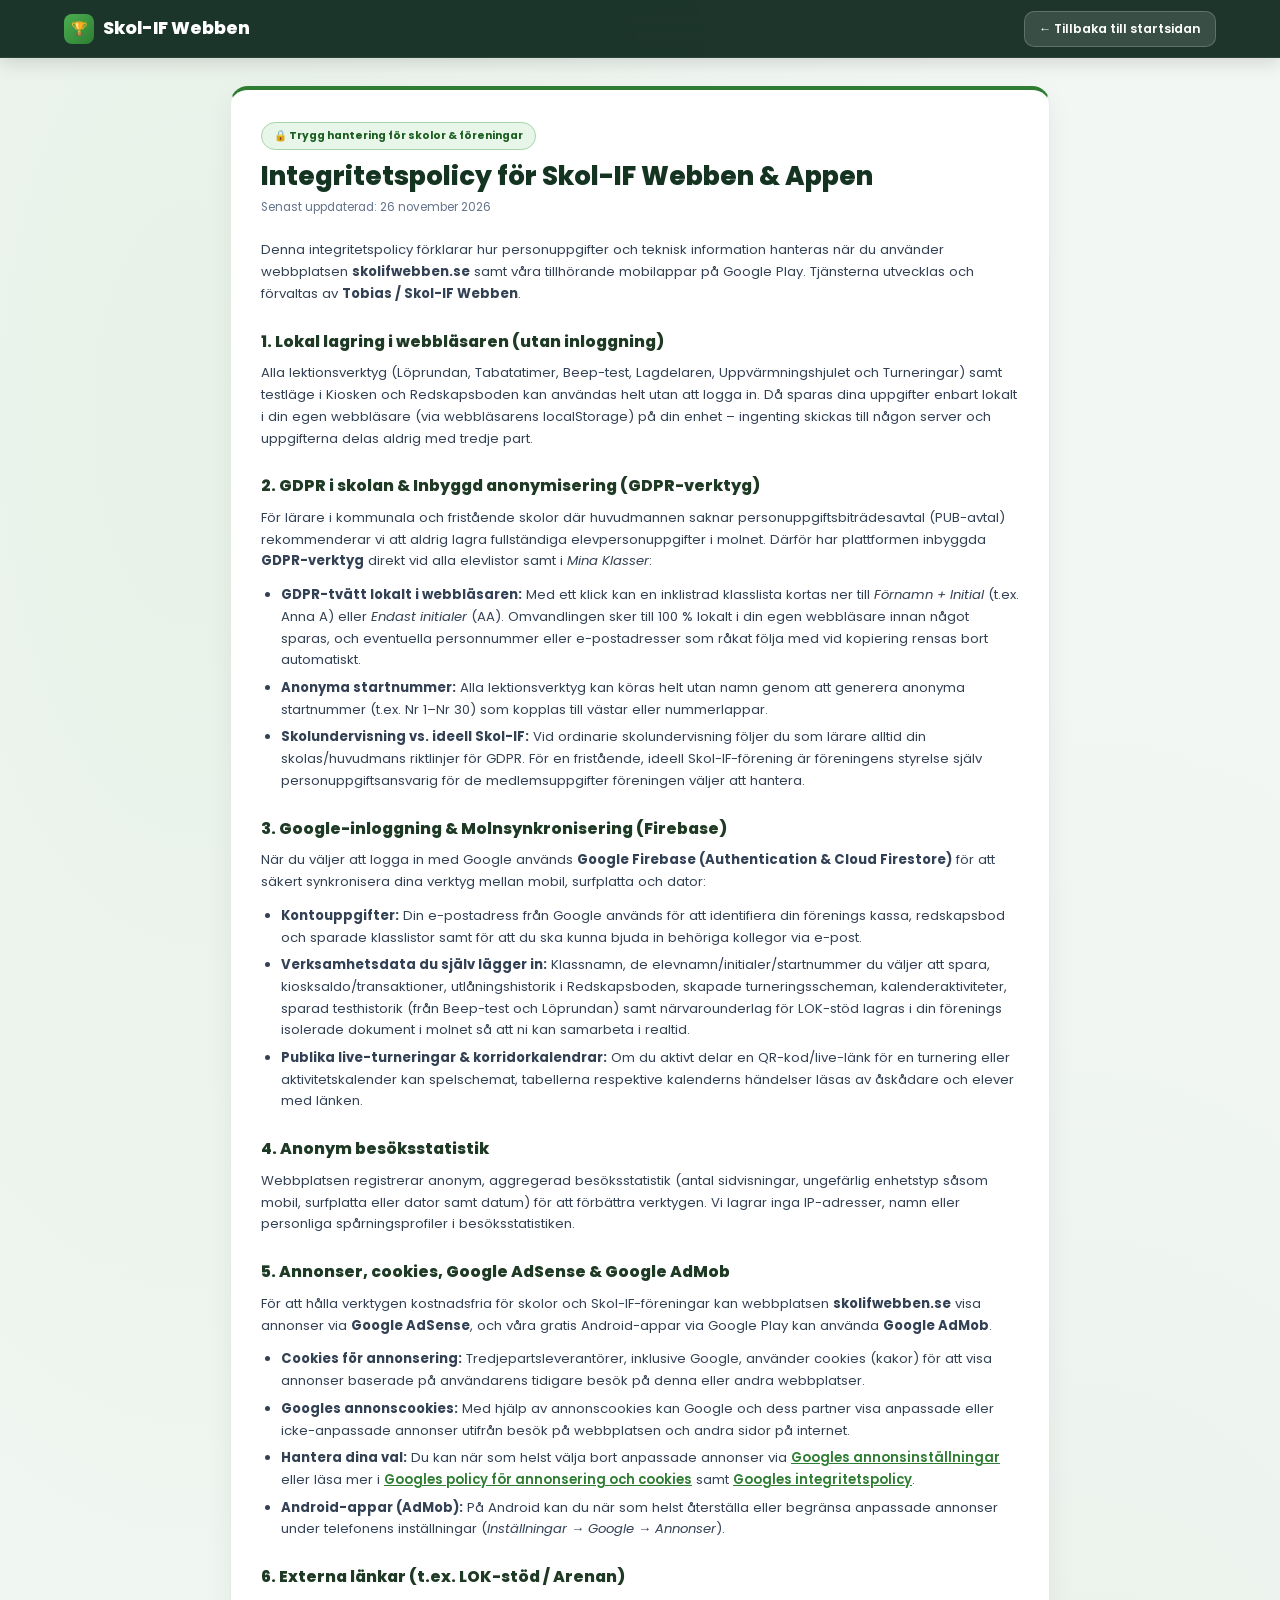
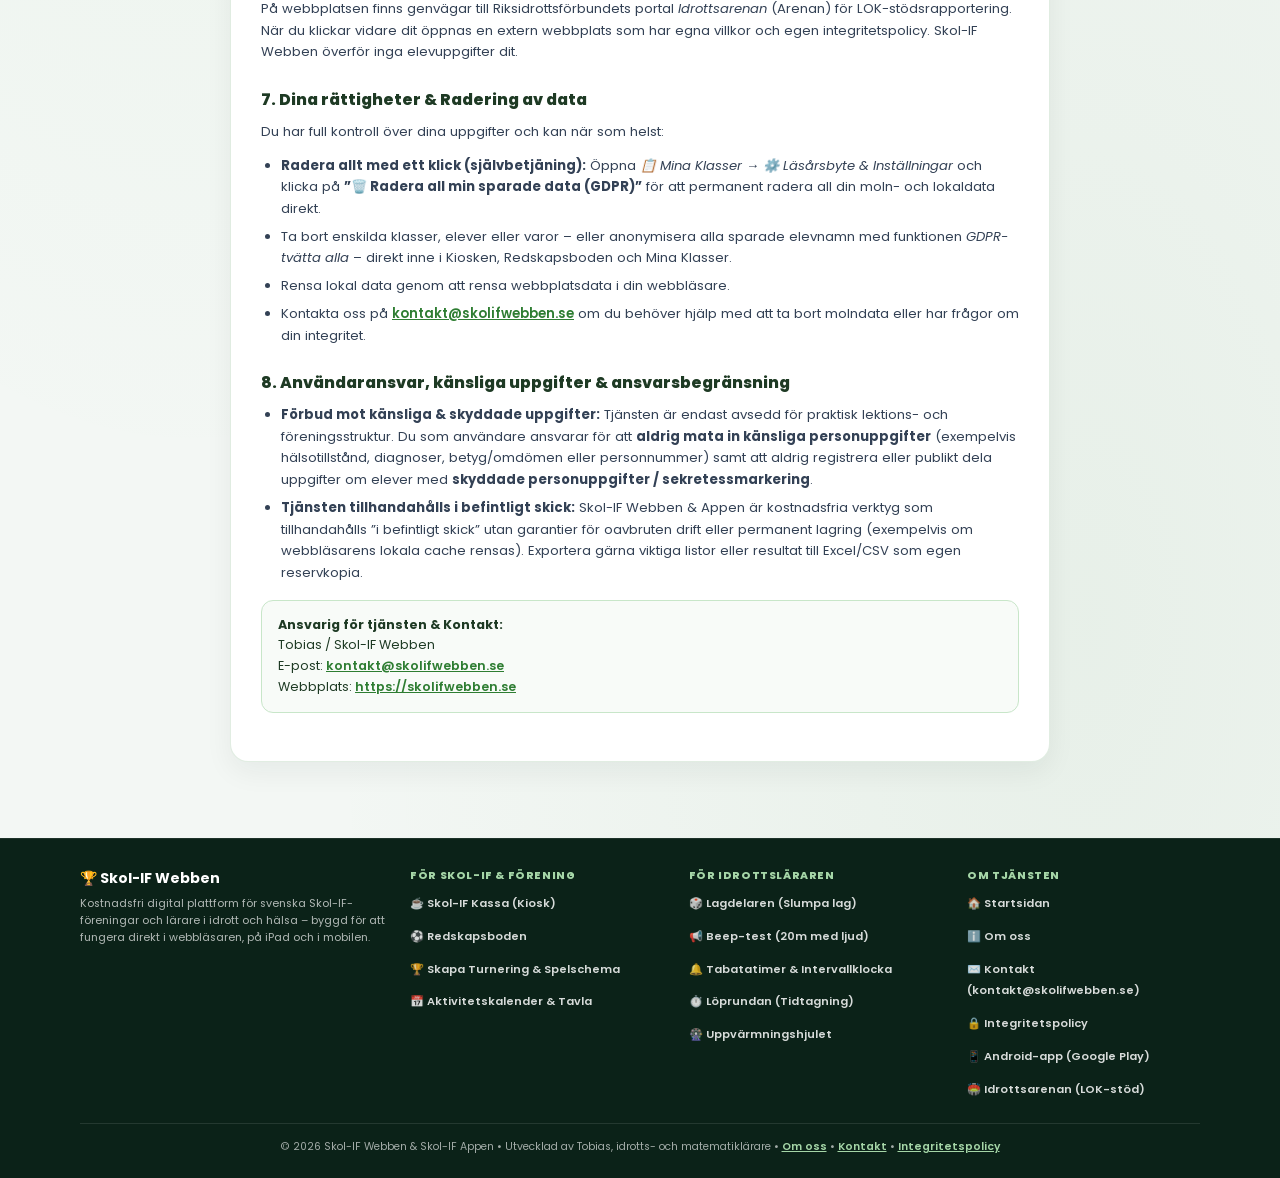
<file: integritet.html>
<!DOCTYPE html>
<html lang="sv">
<head>
    <meta charset="UTF-8">
    <meta name="viewport" content="width=device-width, initial-scale=1.0">
    <title>Integritetspolicy – Skol-IF Webben &amp; Appen</title>
    <meta name="description" content="Läs vår integritetspolicy för Skol-IF Webben och appen. Information om lokal lagring i webbläsaren, Google-inloggning, Firebase, Google AdSense, cookies och AdMob.">
    <meta name="robots" content="index, follow">
    <link rel="canonical" href="https://skolifwebben.se/integritet.html">
    <link rel="manifest" href="manifest.json">
    <link rel="icon" type="image/svg+xml" href="icon.svg">
    <link rel="apple-touch-icon" href="apple-touch-icon.png">
    <meta name="theme-color" content="#143625">
    <meta property="og:title" content="Integritetspolicy – Skol-IF Webben &amp; Appen">
    <meta property="og:url" content="https://skolifwebben.se/integritet.html">
    <link href="https://fonts.googleapis.com/css2?family=Poppins:wght@300;400;500;600;700;800&display=swap" rel="stylesheet">
    <link rel="stylesheet" href="seo-shared.css">
    <style>
        * { margin: 0; padding: 0; box-sizing: border-box; font-family: 'Poppins', sans-serif; }
        html { font-size: 14px; }
        body {
            background-color: #F3F7F4;
            background-image: radial-gradient(at 15% 15%, rgba(76, 175, 80, 0.07) 0px, transparent 50%),
                              radial-gradient(at 85% 80%, rgba(46, 125, 50, 0.06) 0px, transparent 50%);
            color: #1E293B;
            line-height: 1.65;
            min-height: 100vh;
            display: flex;
            flex-direction: column;
        }
        nav {
            background: rgba(15, 41, 30, 0.94);
            backdrop-filter: blur(12px);
            -webkit-backdrop-filter: blur(12px);
            padding: 0.75rem 5%;
            display: flex;
            justify-content: space-between;
            align-items: center;
            box-shadow: 0 4px 20px rgba(0,0,0,0.15);
            border-bottom: 1px solid rgba(255,255,255,0.08);
            position: sticky;
            top: 0;
            z-index: 900;
            gap: 12px;
            flex-wrap: wrap;
        }
        .logo {
            color: white;
            font-size: 1.25rem;
            font-weight: 800;
            text-decoration: none;
            display: flex;
            align-items: center;
            gap: 9px;
        }
        .logo-badge {
            background: linear-gradient(135deg, #4CAF50, #2E7D32);
            width: 30px;
            height: 30px;
            border-radius: 8px;
            display: inline-flex;
            align-items: center;
            justify-content: center;
            font-size: 0.95rem;
        }
        .nav-back {
            color: white;
            text-decoration: none;
            font-weight: 600;
            font-size: 0.88rem;
            background: rgba(255,255,255,0.12);
            border: 1px solid rgba(255,255,255,0.2);
            padding: 7px 14px;
            border-radius: 10px;
            transition: background 0.2s;
        }
        .nav-back:hover { background: rgba(255,255,255,0.22); }
        main {
            max-width: 860px;
            width: 100%;
            margin: 28px auto 48px auto;
            padding: 0 20px;
            flex: 1;
        }
        .policy-card {
            background: white;
            border-radius: 18px;
            padding: 32px 30px;
            box-shadow: 0 10px 28px rgba(15, 41, 30, 0.06);
            border: 1px solid rgba(46, 125, 50, 0.14);
            border-top: 4px solid #2E7D32;
        }
        .policy-badge {
            display: inline-block;
            background: #E8F5E9;
            color: #1B5E20;
            border: 1px solid #A5D6A7;
            font-size: 0.75rem;
            font-weight: 700;
            padding: 4px 12px;
            border-radius: 20px;
            margin-bottom: 10px;
        }
        h1 {
            font-size: 1.85rem;
            font-weight: 800;
            color: #143321;
            margin-bottom: 6px;
            line-height: 1.25;
        }
        .updated-text {
            font-size: 0.84rem;
            color: #64748B;
            margin-bottom: 22px;
        }
        h2 {
            font-size: 1.12rem;
            font-weight: 800;
            color: #1E3A24;
            margin-top: 24px;
            margin-bottom: 8px;
        }
        p {
            font-size: 0.94rem;
            color: #334155;
            margin-bottom: 12px;
        }
        ul {
            margin: 6px 0 14px 20px;
            color: #334155;
            font-size: 0.94rem;
        }
        li { margin-bottom: 6px; }
        .info-box {
            background: #F8FBF8;
            border: 1px solid #C8E6C9;
            border-radius: 12px;
            padding: 14px 16px;
            margin: 16px 0;
            font-size: 0.9rem;
            color: #1E3A24;
        }
        a { color: #2E7D32; font-weight: 600; }
        footer {
            background: #0F291E;
            color: rgba(255,255,255,0.75);
            text-align: center;
            padding: 20px 5%;
            font-size: 0.82rem;
        }
        footer a { color: #81C784; }
        @media (max-width: 600px) {
            .policy-card { padding: 22px 18px; }
            h1 { font-size: 1.5rem; }
        }
    </style>
    <script async src="https://pagead2.googlesyndication.com/pagead/js/adsbygoogle.js?client=ca-pub-3461073406787574"
     crossorigin="anonymous"></script>
</head>
<body>

<nav>
    <a href="index.html" class="logo">
        <span class="logo-badge">🏆</span>
        <span>Skol-IF Webben</span>
    </a>
    <a href="index.html" class="nav-back">← Tillbaka till startsidan</a>
</nav>

<main>
    <article class="policy-card">
        <span class="policy-badge">🔒 Trygg hantering för skolor &amp; föreningar</span>
        <h1>Integritetspolicy för Skol-IF Webben &amp; Appen</h1>
        <p class="updated-text">Senast uppdaterad: 26 november 2026</p>

        <p>
            Denna integritetspolicy förklarar hur personuppgifter och teknisk information hanteras när du använder
            webbplatsen <strong>skolifwebben.se</strong> samt våra tillhörande mobilappar på Google Play.
            Tjänsterna utvecklas och förvaltas av <strong>Tobias / Skol-IF Webben</strong>.
        </p>

        <h2>1. Lokal lagring i webbläsaren (utan inloggning)</h2>
        <p>
            Alla lektionsverktyg (Löprundan, Tabatatimer, Beep-test, Lagdelaren, Uppvärmningshjulet och Turneringar)
            samt testläge i Kiosken och Redskapsboden kan användas helt utan att logga in.
            Då sparas dina uppgifter enbart lokalt i din egen webbläsare (via webbläsarens <code>localStorage</code>)
            på din enhet – ingenting skickas till någon server och uppgifterna delas aldrig med tredje part.
        </p>

        <h2>2. GDPR i skolan &amp; Inbyggd anonymisering (GDPR-verktyg)</h2>
        <p>
            För lärare i kommunala och fristående skolor där huvudmannen saknar personuppgiftsbiträdesavtal (PUB-avtal)
            rekommenderar vi att aldrig lagra fullständiga elevpersonuppgifter i molnet. Därför har plattformen inbyggda
            <strong>GDPR-verktyg</strong> direkt vid alla elevlistor samt i <em>Mina Klasser</em>:
        </p>
        <ul>
            <li><strong>GDPR-tvätt lokalt i webbläsaren:</strong> Med ett klick kan en inklistrad klasslista kortas ner till <em>Förnamn + Initial</em> (t.ex. <code>Anna A</code>) eller <em>Endast initialer</em> (<code>AA</code>). Omvandlingen sker till 100 % lokalt i din egen webbläsare innan något sparas, och eventuella personnummer eller e-postadresser som råkat följa med vid kopiering rensas bort automatiskt.</li>
            <li><strong>Anonyma startnummer:</strong> Alla lektionsverktyg kan köras helt utan namn genom att generera anonyma startnummer (t.ex. <code>Nr 1</code>–<code>Nr 30</code>) som kopplas till västar eller nummerlappar.</li>
            <li><strong>Skolundervisning vs. ideell Skol-IF:</strong> Vid ordinarie skolundervisning följer du som lärare alltid din skolas/huvudmans riktlinjer för GDPR. För en fristående, ideell Skol-IF-förening är föreningens styrelse själv personuppgiftsansvarig för de medlemsuppgifter föreningen väljer att hantera.</li>
        </ul>

        <h2>3. Google-inloggning &amp; Molnsynkronisering (Firebase)</h2>
        <p>
            När du väljer att logga in med Google används <strong>Google Firebase (Authentication &amp; Cloud Firestore)</strong>
            för att säkert synkronisera dina verktyg mellan mobil, surfplatta och dator:
        </p>
        <ul>
            <li><strong>Kontouppgifter:</strong> Din e-postadress från Google används för att identifiera din förenings kassa, redskapsbod och sparade klasslistor samt för att du ska kunna bjuda in behöriga kollegor via e-post.</li>
            <li><strong>Verksamhetsdata du själv lägger in:</strong> Klassnamn, de elevnamn/initialer/startnummer du väljer att spara, kiosksaldo/transaktioner, utlåningshistorik i Redskapsboden, skapade turneringsscheman, kalenderaktiviteter, sparad testhistorik (från Beep-test och Löprundan) samt närvarounderlag för LOK-stöd lagras i din förenings isolerade dokument i molnet så att ni kan samarbeta i realtid.</li>
            <li><strong>Publika live-turneringar &amp; korridorkalendrar:</strong> Om du aktivt delar en QR-kod/live-länk för en turnering eller aktivitetskalender kan spelschemat, tabellerna respektive kalenderns händelser läsas av åskådare och elever med länken.</li>
        </ul>

        <h2>4. Anonym besöksstatistik</h2>
        <p>
            Webbplatsen registrerar anonym, aggregerad besöksstatistik (antal sidvisningar, ungefärlig enhetstyp såsom mobil,
            surfplatta eller dator samt datum) för att förbättra verktygen. Vi lagrar inga IP-adresser, namn eller personliga
            spårningsprofiler i besöksstatistiken.
        </p>

        <h2>5. Annonser, cookies, Google AdSense &amp; Google AdMob</h2>
        <p>
            För att hålla verktygen kostnadsfria för skolor och Skol-IF-föreningar kan webbplatsen
            <strong>skolifwebben.se</strong> visa annonser via <strong>Google AdSense</strong>, och våra gratis
            Android-appar via Google Play kan använda <strong>Google AdMob</strong>.
        </p>
        <ul>
            <li><strong>Cookies för annonsering:</strong> Tredjepartsleverantörer, inklusive Google, använder cookies (kakor) för att visa annonser baserade på användarens tidigare besök på denna eller andra webbplatser.</li>
            <li><strong>Googles annonscookies:</strong> Med hjälp av annonscookies kan Google och dess partner visa anpassade eller icke-anpassade annonser utifrån besök på webbplatsen och andra sidor på internet.</li>
            <li><strong>Hantera dina val:</strong> Du kan när som helst välja bort anpassade annonser via <a href="https://adssettings.google.com" target="_blank" rel="noopener noreferrer">Googles annonsinställningar</a> eller läsa mer i <a href="https://policies.google.com/technologies/ads" target="_blank" rel="noopener noreferrer">Googles policy för annonsering och cookies</a> samt <a href="https://policies.google.com/privacy" target="_blank" rel="noopener noreferrer">Googles integritetspolicy</a>.</li>
            <li><strong>Android-appar (AdMob):</strong> På Android kan du när som helst återställa eller begränsa anpassade annonser under telefonens inställningar (<em>Inställningar &rarr; Google &rarr; Annonser</em>).</li>
        </ul>

        <h2>6. Externa länkar (t.ex. LOK-stöd / Arenan)</h2>
        <p>
            På webbplatsen finns genvägar till Riksidrottsförbundets portal <em>Idrottsarenan</em> (Arenan) för
            LOK-stödsrapportering. När du klickar vidare dit öppnas en extern webbplats som har egna villkor och egen
            integritetspolicy. Skol-IF Webben överför inga elevuppgifter dit.
        </p>

        <h2>7. Dina rättigheter &amp; Radering av data</h2>
        <p>Du har full kontroll över dina uppgifter och kan när som helst:</p>
        <ul>
            <li><strong>Radera allt med ett klick (självbetjäning):</strong> Öppna <em>📋 Mina Klasser &rarr; ⚙️ Läsårsbyte &amp; Inställningar</em> och klicka på <strong>”🗑️ Radera all min sparade data (GDPR)”</strong> för att permanent radera all din moln- och lokaldata direkt.</li>
            <li>Ta bort enskilda klasser, elever eller varor – eller anonymisera alla sparade elevnamn med funktionen <em>GDPR-tvätta alla</em> – direkt inne i Kiosken, Redskapsboden och Mina Klasser.</li>
            <li>Rensa lokal data genom att rensa webbplatsdata i din webbläsare.</li>
            <li>Kontakta oss på <a href="mailto:kontakt@skolifwebben.se">kontakt@skolifwebben.se</a> om du behöver hjälp med att ta bort molndata eller har frågor om din integritet.</li>
        </ul>

        <h2>8. Användaransvar, känsliga uppgifter &amp; ansvarsbegränsning</h2>
        <ul>
            <li><strong>Förbud mot känsliga &amp; skyddade uppgifter:</strong> Tjänsten är endast avsedd för praktisk lektions- och föreningsstruktur. Du som användare ansvarar för att <strong>aldrig mata in känsliga personuppgifter</strong> (exempelvis hälsotillstånd, diagnoser, betyg/omdömen eller personnummer) samt att aldrig registrera eller publikt dela uppgifter om elever med <strong>skyddade personuppgifter / sekretessmarkering</strong>.</li>
            <li><strong>Tjänsten tillhandahålls i befintligt skick:</strong> Skol-IF Webben &amp; Appen är kostnadsfria verktyg som tillhandahålls ”i befintligt skick” utan garantier för oavbruten drift eller permanent lagring (exempelvis om webbläsarens lokala cache rensas). Exportera gärna viktiga listor eller resultat till Excel/CSV som egen reservkopia.</li>
        </ul>

        <div class="info-box">
            <strong>Ansvarig för tjänsten &amp; Kontakt:</strong><br>
            Tobias / Skol-IF Webben<br>
            E-post: <a href="mailto:kontakt@skolifwebben.se">kontakt@skolifwebben.se</a><br>
            Webbplats: <a href="https://skolifwebben.se">https://skolifwebben.se</a>
        </div>
    </article>
</main>

<footer class="skolif-site-footer">
    <div class="skolif-footer-inner">
        <div class="skolif-footer-brand">
            <strong>🏆 Skol-IF Webben</strong>
            <p>Kostnadsfri digital plattform för svenska Skol-IF-föreningar och lärare i idrott och hälsa – byggd för att fungera direkt i webbläsaren, på iPad och i mobilen.</p>
        </div>
        <div class="skolif-footer-col">
            <h4>För Skol-IF &amp; Förening</h4>
            <ul>
                <li><a href="kiosk.html">☕ Skol-IF Kassa (Kiosk)</a></li>
                <li><a href="redskapsboden.html">⚽ Redskapsboden</a></li>
                <li><a href="turnering.html">🏆 Skapa Turnering &amp; Spelschema</a></li>
                <li><a href="kalender.html">📅 Aktivitetskalender &amp; Tavla</a></li>
            </ul>
        </div>
        <div class="skolif-footer-col">
            <h4>För Idrottsläraren</h4>
            <ul>
                <li><a href="lagdelaren.html">🎲 Lagdelaren (Slumpa lag)</a></li>
                <li><a href="beeptest.html">📢 Beep-test (20m med ljud)</a></li>
                <li><a href="tabata.html">🔔 Tabatatimer &amp; Intervallklocka</a></li>
                <li><a href="lopning.html">⏱️ Löprundan (Tidtagning)</a></li>
                <li><a href="hjulet.html">🎡 Uppvärmningshjulet</a></li>
            </ul>
        </div>
        <div class="skolif-footer-col">
            <h4>Om tjänsten</h4>
            <ul>
                <li><a href="index.html">🏠 Startsidan</a></li>
                <li><a href="om.html">ℹ️ Om oss</a></li>
                <li><a href="om.html#kontakt">✉️ Kontakt (kontakt@skolifwebben.se)</a></li>
                <li><a href="integritet.html">🔒 Integritetspolicy</a></li>
                <li><a href="https://play.google.com/store/apps/details?id=com.sellin.tabatatimer" target="_blank" rel="noopener noreferrer">📱 Android-app (Google Play)</a></li>
                <li><a href="https://forening.idrottsarenan.se" target="_blank" rel="noopener noreferrer">🏟️ Idrottsarenan (LOK-stöd)</a></li>
            </ul>
        </div>
    </div>
    <div class="skolif-footer-bottom">
        &copy; 2026 Skol-IF Webben &amp; Skol-IF Appen &bull; Utvecklad av Tobias, idrotts- och matematiklärare &bull; <a href="om.html">Om oss</a> &bull; <a href="om.html#kontakt">Kontakt</a> &bull; <a href="integritet.html">Integritetspolicy</a>
    </div>
</footer>

<script>
if ('serviceWorker' in navigator && (location.protocol === 'https:' || location.hostname === 'localhost' || location.hostname === '127.0.0.1')) {
    window.addEventListener('load', () => navigator.serviceWorker.register('sw.js').catch(() => {}));
}
</script>
</body>
</html>
</file>
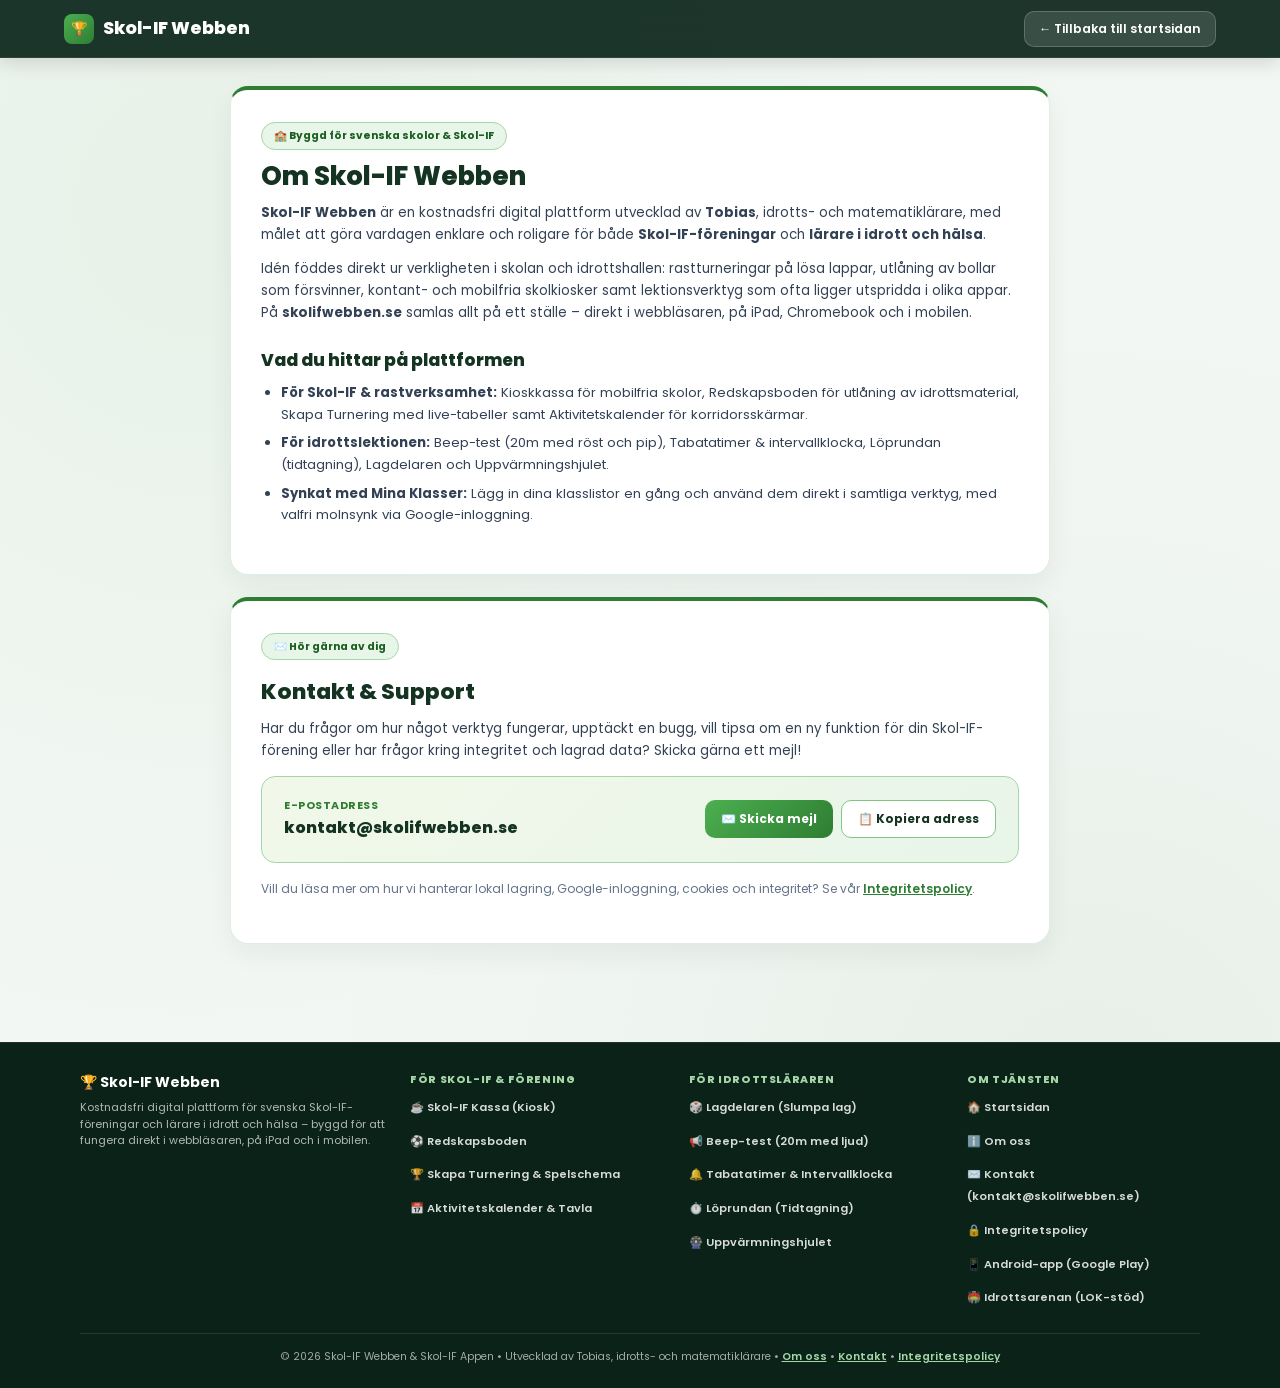
<file: om.html>
<!DOCTYPE html>
<html lang="sv">
<head>
    <meta charset="UTF-8">
    <meta name="viewport" content="width=device-width, initial-scale=1.0">
    <title>Om oss &amp; Kontakt – Skol-IF Webben</title>
    <meta name="description" content="Läs om Skol-IF Webben och kontakta oss på kontakt@skolifwebben.se vid frågor, förslag på nya funktioner eller support för skolor och föreningar.">
    <meta name="robots" content="index, follow">
    <link rel="canonical" href="https://skolifwebben.se/om.html">
    <link rel="manifest" href="manifest.json">
    <link rel="icon" type="image/svg+xml" href="icon.svg">
    <link rel="apple-touch-icon" href="apple-touch-icon.png">
    <meta name="theme-color" content="#143625">
    <meta property="og:title" content="Om oss &amp; Kontakt – Skol-IF Webben">
    <meta property="og:description" content="Kostnadsfri digital plattform för svenska Skol-IF-föreningar och idrottslärare. Kontakta oss på kontakt@skolifwebben.se.">
    <meta property="og:url" content="https://skolifwebben.se/om.html">
    <link href="https://fonts.googleapis.com/css2?family=Poppins:wght@300;400;500;600;700;800&display=swap" rel="stylesheet">
    <link rel="stylesheet" href="seo-shared.css">
    <style>
        * { margin: 0; padding: 0; box-sizing: border-box; font-family: 'Poppins', sans-serif; }
        html { font-size: 14px; scroll-behavior: smooth; }
        body {
            background-color: #F3F7F4;
            background-image: radial-gradient(at 15% 15%, rgba(76, 175, 80, 0.07) 0px, transparent 50%),
                              radial-gradient(at 85% 80%, rgba(46, 125, 50, 0.06) 0px, transparent 50%);
            color: #1E293B;
            line-height: 1.65;
            min-height: 100vh;
            display: flex;
            flex-direction: column;
        }
        nav {
            background: rgba(15, 41, 30, 0.94);
            backdrop-filter: blur(12px);
            -webkit-backdrop-filter: blur(12px);
            padding: 0.75rem 5%;
            display: flex;
            justify-content: space-between;
            align-items: center;
            box-shadow: 0 4px 20px rgba(0,0,0,0.15);
            border-bottom: 1px solid rgba(255,255,255,0.08);
            position: sticky;
            top: 0;
            z-index: 900;
            gap: 12px;
            flex-wrap: wrap;
        }
        .logo {
            color: white;
            font-size: 1.25rem;
            font-weight: 800;
            text-decoration: none;
            display: flex;
            align-items: center;
            gap: 9px;
        }
        .logo-badge {
            background: linear-gradient(135deg, #4CAF50, #2E7D32);
            width: 30px;
            height: 30px;
            border-radius: 8px;
            display: inline-flex;
            align-items: center;
            justify-content: center;
            font-size: 0.95rem;
        }
        .nav-back {
            color: white;
            text-decoration: none;
            font-weight: 600;
            font-size: 0.88rem;
            background: rgba(255,255,255,0.12);
            border: 1px solid rgba(255,255,255,0.2);
            padding: 7px 14px;
            border-radius: 10px;
            transition: background 0.2s;
        }
        .nav-back:hover { background: rgba(255,255,255,0.22); }
        main {
            max-width: 860px;
            width: 100%;
            margin: 28px auto 48px auto;
            padding: 0 20px;
            flex: 1;
        }
        .about-card {
            background: white;
            border-radius: 18px;
            padding: 32px 30px;
            box-shadow: 0 10px 28px rgba(15, 41, 30, 0.06);
            border: 1px solid rgba(46, 125, 50, 0.14);
            border-top: 4px solid #2E7D32;
            margin-bottom: 22px;
        }
        .badge {
            display: inline-block;
            background: #E8F5E9;
            color: #1B5E20;
            border: 1px solid #A5D6A7;
            font-size: 0.75rem;
            font-weight: 700;
            padding: 4px 12px;
            border-radius: 20px;
            margin-bottom: 10px;
        }
        h1 {
            font-size: 1.85rem;
            font-weight: 800;
            color: #143321;
            margin-bottom: 10px;
            line-height: 1.25;
        }
        h2 {
            font-size: 1.22rem;
            font-weight: 800;
            color: #143321;
            margin-top: 22px;
            margin-bottom: 8px;
        }
        p {
            font-size: 0.95rem;
            color: #334155;
            margin-bottom: 12px;
        }
        ul {
            margin: 8px 0 16px 20px;
            color: #334155;
            font-size: 0.94rem;
        }
        li { margin-bottom: 7px; }
        .contact-box {
            background: linear-gradient(135deg, #F1F8E9 0%, #E8F5E9 100%);
            border: 1.5px solid #A5D6A7;
            border-radius: 14px;
            padding: 20px 22px;
            margin-top: 14px;
            display: flex;
            justify-content: space-between;
            align-items: center;
            gap: 14px;
            flex-wrap: wrap;
        }
        .contact-email {
            font-size: 1.15rem;
            font-weight: 800;
            color: #143321;
            text-decoration: none;
        }
        .contact-email:hover { text-decoration: underline; }
        .btn-row {
            display: flex;
            gap: 8px;
            flex-wrap: wrap;
        }
        .btn {
            padding: 9px 16px;
            border-radius: 10px;
            font-weight: 700;
            font-size: 0.86rem;
            text-decoration: none;
            cursor: pointer;
            border: none;
            display: inline-flex;
            align-items: center;
            gap: 6px;
            transition: all 0.2s;
        }
        .btn-green {
            background: linear-gradient(135deg, #4CAF50, #2E7D32);
            color: white;
        }
        .btn-green:hover { filter: brightness(1.06); }
        .btn-outline {
            background: white;
            color: #143321;
            border: 1.5px solid #81C784;
        }
        .btn-outline:hover { background: #F8FBF8; }
        a { color: #2E7D32; font-weight: 600; }
        @media (max-width: 600px) {
            .about-card { padding: 22px 18px; }
            h1 { font-size: 1.5rem; }
        }
    </style>
    <script async src="https://pagead2.googlesyndication.com/pagead/js/adsbygoogle.js?client=ca-pub-3461073406787574"
     crossorigin="anonymous"></script>
</head>
<body>

<nav>
    <a href="index.html" class="logo">
        <span class="logo-badge">🏆</span>
        <span>Skol-IF Webben</span>
    </a>
    <a href="index.html" class="nav-back">← Tillbaka till startsidan</a>
</nav>

<main>
    <article class="about-card">
        <span class="badge">🏫 Byggd för svenska skolor &amp; Skol-IF</span>
        <h1>Om Skol-IF Webben</h1>
        <p>
            <strong>Skol-IF Webben</strong> är en kostnadsfri digital plattform utvecklad av <strong>Tobias</strong>,
            idrotts- och matematiklärare, med målet att göra vardagen enklare och roligare för både
            <strong>Skol-IF-föreningar</strong> och <strong>lärare i idrott och hälsa</strong>.
        </p>
        <p>
            Idén föddes direkt ur verkligheten i skolan och idrottshallen: rastturneringar på lösa lappar,
            utlåning av bollar som försvinner, kontant- och mobilfria skolkiosker samt lektionsverktyg som
            ofta ligger utspridda i olika appar. På <strong>skolifwebben.se</strong> samlas allt på ett ställe –
            direkt i webbläsaren, på iPad, Chromebook och i mobilen.
        </p>

        <h2>Vad du hittar på plattformen</h2>
        <ul>
            <li><strong>För Skol-IF &amp; rastverksamhet:</strong> Kioskkassa för mobilfria skolor, Redskapsboden för utlåning av idrottsmaterial, Skapa Turnering med live-tabeller samt Aktivitetskalender för korridorsskärmar.</li>
            <li><strong>För idrottslektionen:</strong> Beep-test (20m med röst och pip), Tabatatimer &amp; intervallklocka, Löprundan (tidtagning), Lagdelaren och Uppvärmningshjulet.</li>
            <li><strong>Synkat med Mina Klasser:</strong> Lägg in dina klasslistor en gång och använd dem direkt i samtliga verktyg, med valfri molnsynk via Google-inloggning.</li>
        </ul>
    </article>

    <section class="about-card" id="kontakt">
        <span class="badge">✉️ Hör gärna av dig</span>
        <h2 style="margin-top: 4px; font-size: 1.55rem;">Kontakt &amp; Support</h2>
        <p>
            Har du frågor om hur något verktyg fungerar, upptäckt en bugg, vill tipsa om en ny funktion för
            din Skol-IF-förening eller har frågor kring integritet och lagrad data? Skicka gärna ett mejl!
        </p>

        <div class="contact-box">
            <div>
                <div style="font-size:0.78rem; font-weight:700; text-transform:uppercase; letter-spacing:0.5px; color:#2E7D32;">E-postadress</div>
                <a href="mailto:kontakt@skolifwebben.se" class="contact-email">kontakt@skolifwebben.se</a>
            </div>
            <div class="btn-row">
                <a href="mailto:kontakt@skolifwebben.se" class="btn btn-green">✉️ Skicka mejl</a>
                <button type="button" class="btn btn-outline" id="copyEmailBtn" onclick="kopieraKontaktMejl()">📋 Kopiera adress</button>
            </div>
        </div>

        <p style="margin-top: 16px; font-size: 0.86rem; color: #64748B;">
            Vill du läsa mer om hur vi hanterar lokal lagring, Google-inloggning, cookies och integritet?
            Se vår <a href="integritet.html">Integritetspolicy</a>.
        </p>
    </section>
</main>

<footer class="skolif-site-footer">
    <div class="skolif-footer-inner">
        <div class="skolif-footer-brand">
            <strong>🏆 Skol-IF Webben</strong>
            <p>Kostnadsfri digital plattform för svenska Skol-IF-föreningar och lärare i idrott och hälsa – byggd för att fungera direkt i webbläsaren, på iPad och i mobilen.</p>
        </div>
        <div class="skolif-footer-col">
            <h4>För Skol-IF &amp; Förening</h4>
            <ul>
                <li><a href="kiosk.html">☕ Skol-IF Kassa (Kiosk)</a></li>
                <li><a href="redskapsboden.html">⚽ Redskapsboden</a></li>
                <li><a href="turnering.html">🏆 Skapa Turnering &amp; Spelschema</a></li>
                <li><a href="kalender.html">📅 Aktivitetskalender &amp; Tavla</a></li>
            </ul>
        </div>
        <div class="skolif-footer-col">
            <h4>För Idrottsläraren</h4>
            <ul>
                <li><a href="lagdelaren.html">🎲 Lagdelaren (Slumpa lag)</a></li>
                <li><a href="beeptest.html">📢 Beep-test (20m med ljud)</a></li>
                <li><a href="tabata.html">🔔 Tabatatimer &amp; Intervallklocka</a></li>
                <li><a href="lopning.html">⏱️ Löprundan (Tidtagning)</a></li>
                <li><a href="hjulet.html">🎡 Uppvärmningshjulet</a></li>
            </ul>
        </div>
        <div class="skolif-footer-col">
            <h4>Om tjänsten</h4>
            <ul>
                <li><a href="index.html">🏠 Startsidan</a></li>
                <li><a href="om.html">ℹ️ Om oss</a></li>
                <li><a href="om.html#kontakt">✉️ Kontakt (kontakt@skolifwebben.se)</a></li>
                <li><a href="integritet.html">🔒 Integritetspolicy</a></li>
                <li><a href="https://play.google.com/store/apps/details?id=com.sellin.tabatatimer" target="_blank" rel="noopener noreferrer">📱 Android-app (Google Play)</a></li>
                <li><a href="https://forening.idrottsarenan.se" target="_blank" rel="noopener noreferrer">🏟️ Idrottsarenan (LOK-stöd)</a></li>
            </ul>
        </div>
    </div>
    <div class="skolif-footer-bottom">
        &copy; 2026 Skol-IF Webben &amp; Skol-IF Appen &bull; Utvecklad av Tobias, idrotts- och matematiklärare &bull; <a href="om.html">Om oss</a> &bull; <a href="om.html#kontakt">Kontakt</a> &bull; <a href="integritet.html">Integritetspolicy</a>
    </div>
</footer>

<script>
function kopieraKontaktMejl() {
    const btn = document.getElementById('copyEmailBtn');
    navigator.clipboard.writeText('kontakt@skolifwebben.se').then(() => {
        if (btn) {
            btn.textContent = '✅ Kopierad!';
            setTimeout(() => { btn.textContent = '📋 Kopiera adress'; }, 2200);
        }
    }).catch(() => {
        window.location.href = 'mailto:kontakt@skolifwebben.se';
    });
}
if ('serviceWorker' in navigator && (location.protocol === 'https:' || location.hostname === 'localhost' || location.hostname === '127.0.0.1')) {
    window.addEventListener('load', () => navigator.serviceWorker.register('sw.js').catch(() => {}));
}
</script>
</body>
</html>
</file>
<file: seo-shared.css>
/* ============================================================================
 * SKOL-IF WEBBEN – DELAD SEO-, FAQ- OCH FOOTER-STYLING (seo-shared.css)
 * ============================================================================ */

.skolif-seo-section {
    max-width: 1120px;
    margin: 34px auto 24px auto;
    padding: 0 20px;
}

.skolif-seo-card {
    background: #FFFFFF;
    border-radius: 18px;
    padding: 26px 28px;
    border: 1px solid #DCE7DF;
    box-shadow: 0 8px 24px rgba(15, 41, 30, 0.04);
    color: #334155;
    line-height: 1.68;
}

.skolif-seo-badge {
    display: inline-block;
    background: #E8F5E9;
    color: #1B5E20;
    border: 1px solid #C8E6C9;
    font-size: 0.72rem;
    font-weight: 800;
    letter-spacing: 0.5px;
    text-transform: uppercase;
    padding: 3px 11px;
    border-radius: 99px;
    margin-bottom: 8px;
}

.skolif-seo-card h2 {
    color: #143321;
    font-size: 1.32rem;
    font-weight: 800;
    margin-bottom: 10px;
    line-height: 1.3;
}

.skolif-seo-card h3 {
    color: #1E3A24;
    font-size: 1.05rem;
    font-weight: 800;
    margin: 18px 0 8px 0;
}

.skolif-seo-card p {
    font-size: 0.92rem;
    margin-bottom: 11px;
    color: #475569;
}

.skolif-seo-grid {
    display: grid;
    grid-template-columns: 1.15fr 0.85fr;
    gap: 24px;
    align-items: start;
}

.skolif-seo-bullets {
    list-style: none;
    padding: 0;
    margin: 8px 0 4px 0;
    display: flex;
    flex-direction: column;
    gap: 7px;
}

.skolif-seo-bullets li {
    font-size: 0.88rem;
    color: #334155;
    padding-left: 20px;
    position: relative;
}

.skolif-seo-bullets li::before {
    content: "✓";
    position: absolute;
    left: 0;
    color: #2E7D32;
    font-weight: 800;
}

/* ====== FAQ ACCORDION ====== */
.skolif-faq-list {
    display: flex;
    flex-direction: column;
    gap: 8px;
    margin-top: 6px;
}

.skolif-faq-item {
    background: #F8FAF9;
    border: 1px solid #E2ECE5;
    border-radius: 12px;
    padding: 10px 14px;
    transition: border-color 0.2s;
}

.skolif-faq-item[open] {
    border-color: #81C784;
    background: #F3F9F4;
}

.skolif-faq-item summary {
    font-weight: 700;
    font-size: 0.9rem;
    color: #143321;
    cursor: pointer;
    list-style: none;
    display: flex;
    justify-content: space-between;
    align-items: center;
    gap: 10px;
}

.skolif-faq-item summary::-webkit-details-marker {
    display: none;
}

.skolif-faq-item summary::after {
    content: "+";
    font-weight: 800;
    font-size: 1.1rem;
    color: #2E7D32;
    flex-shrink: 0;
}

.skolif-faq-item[open] summary::after {
    content: "−";
}

.skolif-faq-item p {
    margin: 8px 0 2px 0;
    font-size: 0.86rem;
    color: #475569;
}

/* ====== MÖRKT TEMA (TABATA & HJULET) ====== */
body.seo-dark .skolif-seo-card {
    background: rgba(255, 255, 255, 0.05);
    border-color: rgba(255, 255, 255, 0.14);
    color: #E2E8F0;
    box-shadow: none;
}

body.seo-dark .skolif-seo-badge {
    background: rgba(76, 175, 80, 0.2);
    color: #86EFAC;
    border-color: rgba(74, 222, 128, 0.35);
}

body.seo-dark .skolif-seo-card h2,
body.seo-dark .skolif-seo-card h3 {
    color: #FFFFFF;
}

body.seo-dark .skolif-seo-card p,
body.seo-dark .skolif-seo-bullets li {
    color: #CBD5E1;
}

body.seo-dark .skolif-seo-bullets li::before {
    color: #4ADE80;
}

body.seo-dark .skolif-faq-item {
    background: rgba(255, 255, 255, 0.04);
    border-color: rgba(255, 255, 255, 0.12);
}

body.seo-dark .skolif-faq-item[open] {
    background: rgba(74, 222, 128, 0.08);
    border-color: rgba(74, 222, 128, 0.35);
}

body.seo-dark .skolif-faq-item summary {
    color: #F8FAFC;
}

body.seo-dark .skolif-faq-item summary::after {
    color: #86EFAC;
}

body.seo-dark .skolif-faq-item p {
    color: #CBD5E1;
}

/* ====== GEMENSAM SIDFOT MED KORSLÄNKAR ====== */
.skolif-site-footer {
    background: #0B2218;
    color: rgba(255, 255, 255, 0.78);
    padding: 28px 5% 22px 5%;
    margin-top: 28px;
    border-top: 1px solid rgba(255, 255, 255, 0.08);
    font-size: 0.82rem;
}

.skolif-footer-inner {
    max-width: 1120px;
    margin: 0 auto;
    display: grid;
    grid-template-columns: 1.2fr 1fr 1fr 0.9fr;
    gap: 20px;
    text-align: left;
}

.skolif-footer-brand strong {
    display: block;
    color: #FFFFFF;
    font-size: 1rem;
    margin-bottom: 6px;
}

.skolif-footer-brand p {
    color: rgba(255, 255, 255, 0.68);
    font-size: 0.78rem;
    line-height: 1.55;
    margin: 0;
}

.skolif-footer-col h4 {
    color: #A5D6A7;
    font-size: 0.76rem;
    font-weight: 800;
    text-transform: uppercase;
    letter-spacing: 0.6px;
    margin-bottom: 8px;
}

.skolif-footer-col ul {
    list-style: none;
    padding: 0;
    margin: 0;
    display: flex;
    flex-direction: column;
    gap: 5px;
}

.skolif-footer-col a {
    color: rgba(255, 255, 255, 0.84);
    text-decoration: none;
    font-size: 0.8rem;
    transition: color 0.15s;
}

.skolif-footer-col a:hover {
    color: #81C784;
    text-decoration: underline;
}

.skolif-footer-bottom {
    max-width: 1120px;
    margin: 18px auto 0 auto;
    padding-top: 14px;
    border-top: 1px solid rgba(255, 255, 255, 0.1);
    text-align: center;
    font-size: 0.76rem;
    color: rgba(255, 255, 255, 0.62);
}

.skolif-footer-bottom a {
    color: #A5D6A7;
    text-decoration: underline;
}

/* ====== DÖLJ VID UTSKRIFT, FULLSKÄRM, PUBLIKVY & TAVELLÄGE ====== */
@media print {
    .skolif-seo-section,
    .skolif-site-footer {
        display: none !important;
    }
}

:fullscreen .skolif-seo-section,
:fullscreen .skolif-site-footer,
:fullscreen .timer-page-h1,
:fullscreen .wheel-page-h1,
:-webkit-full-screen .skolif-seo-section,
:-webkit-full-screen .skolif-site-footer,
:-webkit-full-screen .timer-page-h1,
:-webkit-full-screen .wheel-page-h1 {
    display: none !important;
}

body.public-live-mode .skolif-seo-section,
body.public-view-mode .skolif-seo-section,
body.board-mode-active .skolif-seo-section,
body.board-mode-active .skolif-site-footer,
body.board-pseudo-fullscreen .skolif-seo-section,
body.board-pseudo-fullscreen .skolif-site-footer,
body.skolif-elevlage-locked .skolif-seo-section,
body.printing-diplomas .skolif-seo-section,
body.printing-diplomas .skolif-site-footer {
    display: none !important;
}

@media (max-width: 820px) {
    .skolif-seo-grid {
        grid-template-columns: 1fr;
        gap: 14px;
    }
    .skolif-footer-inner {
        grid-template-columns: 1fr 1fr;
    }
}

@media (max-width: 560px) {
    .skolif-seo-card {
        padding: 18px 16px;
    }
    .skolif-footer-inner {
        grid-template-columns: 1fr;
    }
}

/* ====== FÖRHINDRA AUTO-ZOOM PÅ IPHONE & IPAD VID INMATNING (< 16px) ====== */
@supports (-webkit-touch-callout: none) {
    input:not([type="checkbox"]):not([type="radio"]):not([type="range"]):not(#skolifPinModalInput),
    select,
    textarea {
        font-size: 16px !important;
    }
}
</file>
